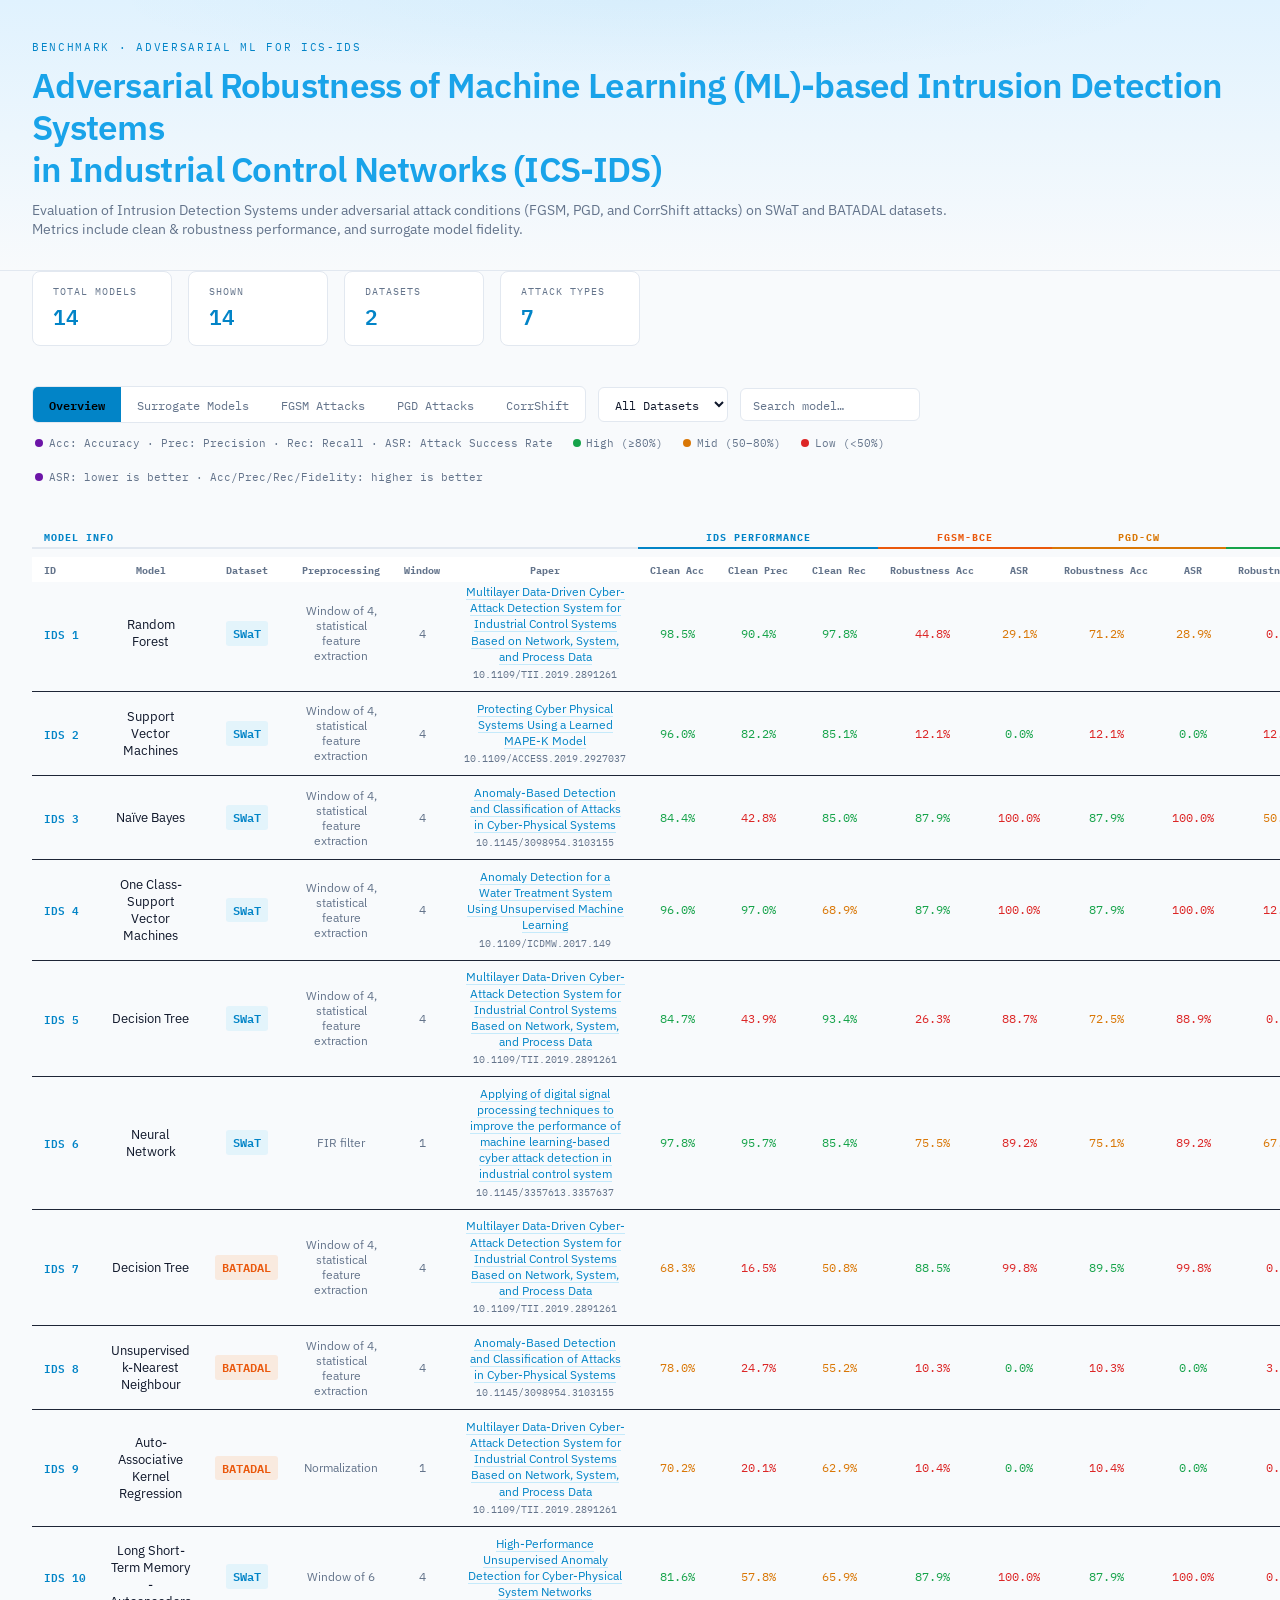
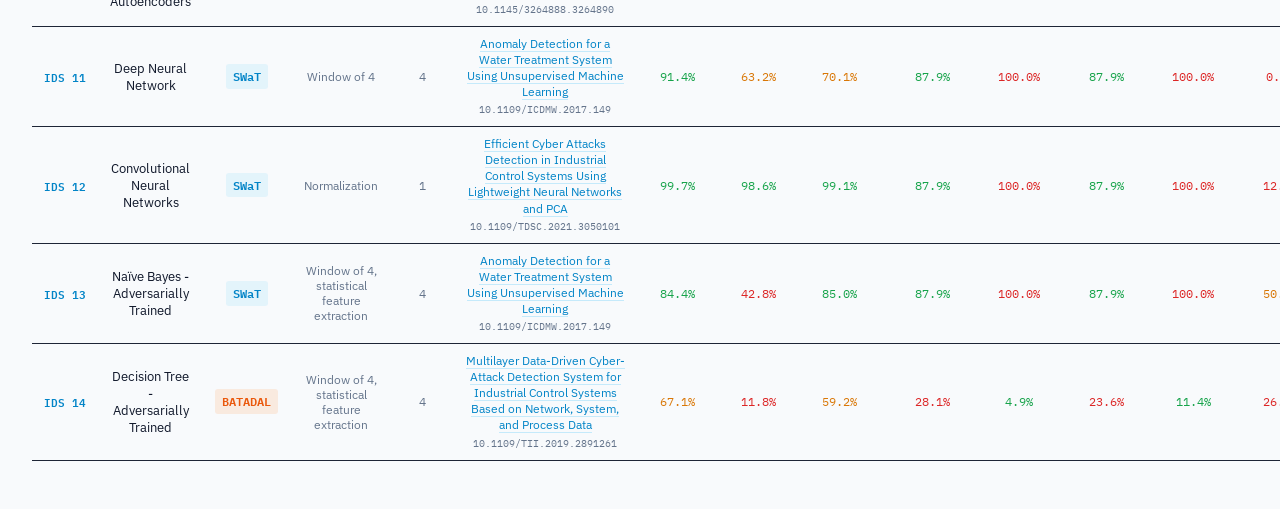
<file: index.html>
<!DOCTYPE html>
<html lang="en">
<head>
<meta charset="UTF-8">
<meta name="viewport" content="width=device-width, initial-scale=1.0">
<title>IDS Adversarial Robustness Leaderboard</title>
<link rel="preconnect" href="https://fonts.googleapis.com">
<link href="https://fonts.googleapis.com/css2?family=IBM+Plex+Mono:wght@400;600&family=IBM+Plex+Sans:wght@300;400;600&display=swap" rel="stylesheet">
<style>
  :root {
    --bg: #f8fafc;
    --surface: #ffffff;
    --surface2: #f1f5f9;
    --border: #e2e8f0;
    --accent: #0284c7;
    --accent2: #ea580c;
    --green: #16a34a;
    --red: #dc2626;
    --yellow: #d97706;
    --text: #0f172a;
    --muted: #64748b;
    --purple: #6c15a7;;
    --mono: 'IBM Plex Mono', monospace; --sans: 'IBM Plex Sans', sans-serif;
  }
  * { box-sizing: border-box; margin: 0; padding: 0; }
  body { background: var(--bg); color: var(--text); font-family: var(--sans); min-height: 100vh; overflow-x: hidden; }
  header { 
	border-bottom: 1px solid var(--border); 
	padding: 2.5rem 2rem 2rem; 
	background: linear-gradient(180deg,#e0f2fe 0%,var(--bg) 100%); 
	position: relative; }
  header::before { content:''; position:absolute; inset:0; 
  background: radial-gradient(ellipse 60% 40% at 50% 0%, rgba(2,132,199,0.04) 0%, transparent 70%); 
  pointer-events:none; }
  .header-inner { max-width: 1600px; margin: 0 auto; }
  .header-label { font-family:var(--mono); font-size:.7rem; letter-spacing:.15em; color:var(--accent); text-transform:uppercase; margin-bottom:.6rem; }
  h1 { font-size:clamp(1.4rem,3vw,2.2rem); font-weight:600; letter-spacing:-.02em; line-height:1.2; color:#19a3e9; }
  .header-sub { margin-top:.6rem; color:var(--muted); font-size:.9rem; }
  .controls { max-width:1600px; margin:1.5rem auto 0; padding:0 2rem; display:flex; gap:.75rem; flex-wrap:wrap; align-items:center; }
  .tab-group { display:flex; background:var(--surface); border:1px solid var(--border); border-radius:6px; overflow:hidden; }
  .tab { padding:.45rem 1rem; font-size:.78rem; font-family:var(--mono); cursor:pointer; border:none; background:transparent; color:var(--muted); transition:all .15s; white-space:nowrap; }
  .tab.active { background:var(--accent); color:#000; font-weight:600; }
  .tab:hover:not(.active) { color:var(--text); background:var(--surface2); }
  select, input[type=text] { background:var(--surface); border:1px solid var(--border); color:var(--text); padding:.45rem .75rem; font-size:.78rem; font-family:var(--mono); border-radius:6px; cursor:pointer; outline:none; }
  select:focus, input[type=text]:focus { border-color:var(--accent); }
  input[type=text] { min-width:180px; }
  input[type=text]::placeholder { color:var(--muted); }
  .table-wrap { max-width:1600px; margin:1.5rem auto 3rem; padding:0 2rem; overflow-x:auto; }
  table { width:100%; border-collapse:collapse; font-size:.78rem; white-space:nowrap; }
  thead tr.group-row th { background:var(--bg); color:var(--accent); font-family:var(--mono); font-size:.65rem; letter-spacing:.1em; text-transform:uppercase; padding:.6rem .75rem .2rem; border-bottom:2px solid var(--border); text-align:center; position:sticky; top:0; z-index:10; }
  thead tr.group-row th:first-child { text-align:left; }
  thead tr.group-row th.group-ids { color:var(--accent); border-bottom-color:var(--accent); white-space:normal; }
  thead tr.group-row th.group-sur1 { color:#a78bfa; border-bottom-color:#a78bfa; }
  thead tr.group-row th.group-sur2 { color:#c084fc; border-bottom-color:#c084fc; }
  thead tr.group-row th.group-sur3 { color:#e879f9; border-bottom-color:#e879f9; }
  thead tr.group-row th.group-fgsm { color:var(--accent2); border-bottom-color:var(--accent2); }
  thead tr.group-row th.group-pgd { color:var(--yellow); border-bottom-color:var(--yellow); }
  thead tr.group-row th.group-corr { color:var(--green); border-bottom-color:var(--green); }
  thead tr.group-row th.group-misc { color:var(--muted); border-bottom-color:var(--muted); }
  thead tr.sub-row th { background:var(--surface); color:var(--muted); font-family:var(--mono); font-size:.65rem; padding:.35rem .75rem; border-bottom:1px solid var(--border); cursor:pointer; text-align:center; position:sticky; top:36px; z-index:9; user-select:none; }
  thead tr.sub-row th:hover { color:var(--text); }
  thead tr.sub-row th.sort-asc::after { content:' ▲'; color:var(--accent); }
  thead tr.sub-row th.sort-desc::after { content:' ▼'; color:var(--accent); }
  thead tr.sub-row th:first-child { text-align:left; }
  tbody tr { border-bottom:1px solid #1e2536; transition:background .1s; }
  tbody tr:hover { background:var(--surface2); }
  td { padding:.55rem .75rem; font-family:var(--mono); text-align:center; vertical-align:middle; }
  td:first-child { text-align:left; }
  .cell-id { color:var(--accent); font-weight:600; font-size:.7rem; }
  .cell-model { color:var(--text); font-family:var(--sans); font-size:.8rem; white-space:normal; }
  .cell-dataset { font-size:.72rem; padding:.15rem .45rem; border-radius:3px; font-weight:600; }
  .cell-dataset.swat { background:rgba(79,195,247,0.12); color:var(--accent); }
  .cell-dataset.batadal { background:rgba(249,115,22,0.12); color:var(--accent2); }
  .cell-prep { color:var(--muted); font-family:var(--sans); font-size:.72rem; max-width:200px; white-space:normal; }
  .cell-paper { font-family:var(--sans); font-size:.72rem; max-width:260px; white-space:normal; line-height:1.4; }
  .cell-paper a { color:var(--accent); text-decoration:none; border-bottom:1px solid rgba(79,195,247,0.3); transition:border-color .15s; }
  .cell-paper a:hover { border-bottom-color:var(--accent); }
  .cell-paper .doi { display:block; font-family:var(--mono); font-size:.63rem; color:var(--muted); margin-top:.2rem; }
  .num { font-family:var(--mono); font-size:.75rem; }
  .num-null { color:#2a3248; }
  .heat-high { color:var(--green); } .heat-mid { color:var(--yellow); } .heat-low { color:var(--red); }
  .asr-high { color:var(--red); } .asr-mid { color:var(--yellow); } .asr-low { color:var(--green); }
  .exec-time { color:var(--muted); font-size:.7rem; }
  .info { max-width:1600px; margin:0 auto; padding:0 2rem 1rem; display:flex; gap:1rem; flex-wrap:wrap; }
  .stat-card { background:var(--surface); border:1px solid var(--border); border-radius:8px; padding:.75rem 1.25rem; min-width:140px; }
  .stat-card .label { font-size:.65rem; color:var(--muted); text-transform:uppercase; letter-spacing:.1em; font-family:var(--mono); }
  .stat-card .value { font-size:1.3rem; font-weight:600; color:var(--accent); font-family:var(--mono); margin-top:.1rem; }
  .legend { max-width:1600px; margin:0 auto 1rem; padding:0.8rem 2.2rem; display:flex; gap:1.25rem; flex-wrap:wrap; font-size:.7rem; color:var(--muted); font-family:var(--mono); }
  .legend-item { display:flex; align-items:center; gap:.35rem; }
  .legend-dot { width:8px; height:8px; border-radius:50%; }
</style>
</head>
<body>
<header>
  <div class="header-inner">
    <div class="header-label">Benchmark · Adversarial ML for ICS-IDS</div>
    <h1>Adversarial Robustness of Machine Learning (ML)-based Intrusion Detection Systems </br> in Industrial Control Networks (ICS-IDS)</h1>
    <p class="header-sub">Evaluation of Intrusion Detection Systems under adversarial attack conditions (FGSM, PGD, and CorrShift attacks) on SWaT and BATADAL datasets. </br> Metrics include clean & robustness performance, and surrogate model fidelity. </p>
  </div>
</header>
<div class="info">
  <div class="stat-card"><div class="label">Total Models</div><div class="value">14</div></div>
  <div class="stat-card"><div class="label">Shown</div><div class="value" id="stat-shown">14</div></div>
  <div class="stat-card"><div class="label">Datasets</div><div class="value">2</div></div>
  <div class="stat-card"><div class="label">Attack Types</div><div class="value">7</div></div>
</div>
<div class="controls">
  <div class="tab-group" id="view-tabs">
    <button class="tab active" data-view="overview">Overview</button>
    <button class="tab" data-view="surrogate">Surrogate Models</button>
    <button class="tab" data-view="fgsm">FGSM Attacks</button>
    <button class="tab" data-view="pgd">PGD Attacks</button>
    <button class="tab" data-view="corrshift">CorrShift</button>
  </div>
  <select id="filter-dataset">
    <option value="">All Datasets</option>
    <option value="SWaT">SWaT</option>
    <option value="BATADAL">BATADAL</option>
  </select>
  <input type="text" id="search" placeholder="Search model…">
</div>
<div class="legend">
  <span class="legend-item"><span class="legend-dot"  style="background:var(--purple)"></span>Acc: Accuracy · Prec: Precision · Rec: Recall · ASR: Attack Success Rate</span>
  <span class="legend-item"><span class="legend-dot" style="background:var(--green)"></span> High (≥80%)</span>
  <span class="legend-item"><span class="legend-dot" style="background:var(--yellow)"></span> Mid (50–80%)</span>
  <span class="legend-item"><span class="legend-dot" style="background:var(--red)"></span> Low (&lt;50%)</span>
  <span class="legend-item"><span class="legend-dot"  style="background:var(--purple)"></span>ASR: lower is better · Acc/Prec/Rec/Fidelity: higher is better</span>
</div>
<div class="table-wrap">
<table id="lb-table">
<thead>
  <tr class="group-row" id="group-row"><th colspan="6" style="text-align:left">Model Info</th></tr>
  <tr class="sub-row" id="sub-row">
    <th data-key="id">ID</th>
    <th data-key="model">Model</th>
    <th data-key="dataset">Dataset</th>
    <th data-key="preprocessing">Preprocessing</th>
    <th data-key="window">Window</th>
    <th style="cursor:default">Paper</th>
  </tr>
</thead>
<tbody id="lb-body"></tbody>
</table>
</div>
<script>
const DATA = [
{"id":"IDS 1","model":"Random Forest","dataset":"SWaT","preprocessing":"Window of 4, statistical feature extraction","window":"4","ids_acc":0.9848,"ids_prec":0.9044,"ids_rec":0.9784,"sur1_acc":0.9672,"sur1_prec":0.9677,"sur1_rec":0.882,"sur1_fid":0.9831,"sur2_acc":null,"sur2_prec":null,"sur2_rec":null,"sur2_fid":null,"sur3_acc":null,"sur3_prec":null,"sur3_rec":null,"sur3_fid":null,"fgsm_bce_ra":0.4475,"fgsm_bce_rp":0.1426,"fgsm_bce_rr":0.7085,"fgsm_bce_asr":0.2915,"fgsm_l0_ra":0.6339,"fgsm_l0_rp":0.207,"fgsm_l0_rr":0.712,"fgsm_l0_asr":0.288,"pgd_bce_ra":0.6761,"pgd_bce_rp":0.2298,"pgd_bce_rr":0.7095,"pgd_bce_asr":0.2905,"pgd_logit_ra":0.6759,"pgd_logit_rp":0.2297,"pgd_logit_rr":0.7094,"pgd_logit_asr":0.2906,"pgd_cw_ra":0.7121,"pgd_cw_rp":0.2544,"pgd_cw_rr":0.7107,"pgd_cw_asr":0.2893,"pgd_kl_ra":0.6664,"pgd_kl_rp":0.2242,"pgd_kl_rr":0.7105,"pgd_kl_asr":0.2895,"corrshift_ra":0.0,"corrshift_rp":0.0,"corrshift_rr":0.0,"corrshift_asr":1.0,"exec_time":2710.42},
{"id":"IDS 2","model":"Support Vector Machines","dataset":"SWaT","preprocessing":"Window of 4, statistical feature extraction","window":"4","ids_acc":0.9595,"ids_prec":0.8217,"ids_rec":0.8511,"sur1_acc":0.9378,"sur1_prec":0.9325,"sur1_rec":0.7905,"sur1_fid":0.9939,"sur2_acc":null,"sur2_prec":null,"sur2_rec":null,"sur2_fid":null,"sur3_acc":null,"sur3_prec":null,"sur3_rec":null,"sur3_fid":null,"fgsm_bce_ra":0.1214,"fgsm_bce_rp":0.1214,"fgsm_bce_rr":1.0,"fgsm_bce_asr":0.0,"fgsm_l0_ra":0.1214,"fgsm_l0_rp":0.1214,"fgsm_l0_rr":1.0,"fgsm_l0_asr":0.0,"pgd_bce_ra":0.1214,"pgd_bce_rp":0.1214,"pgd_bce_rr":1.0,"pgd_bce_asr":0.0,"pgd_logit_ra":0.1214,"pgd_logit_rp":0.1214,"pgd_logit_rr":1.0,"pgd_logit_asr":0.0,"pgd_cw_ra":0.1214,"pgd_cw_rp":0.1214,"pgd_cw_rr":1.0,"pgd_cw_asr":0.0,"pgd_kl_ra":0.1214,"pgd_kl_rp":0.1214,"pgd_kl_rr":1.0,"pgd_kl_asr":0.0,"corrshift_ra":0.1214,"corrshift_rp":0.1214,"corrshift_rr":1.0,"corrshift_asr":0.0,"exec_time":214837.39},
{"id":"IDS 3","model":"Na\u00efve Bayes","dataset":"SWaT","preprocessing":"Window of 4, statistical feature extraction","window":"4","ids_acc":0.8436,"ids_prec":0.4275,"ids_rec":0.85,"sur1_acc":0.8517,"sur1_prec":0.4398,"sur1_rec":0.8456,"sur1_fid":0.9965,"sur2_acc":null,"sur2_prec":null,"sur2_rec":null,"sur2_fid":null,"sur3_acc":null,"sur3_prec":null,"sur3_rec":null,"sur3_fid":null,"fgsm_bce_ra":0.8786,"fgsm_bce_rp":0.0,"fgsm_bce_rr":0.0,"fgsm_bce_asr":1.0,"fgsm_l0_ra":0.8786,"fgsm_l0_rp":0.0,"fgsm_l0_rr":0.0,"fgsm_l0_asr":1.0,"pgd_bce_ra":0.8786,"pgd_bce_rp":0.0,"pgd_bce_rr":0.0,"pgd_bce_asr":1.0,"pgd_logit_ra":0.8786,"pgd_logit_rp":0.0,"pgd_logit_rr":0.0,"pgd_logit_asr":1.0,"pgd_cw_ra":0.8786,"pgd_cw_rp":0.0,"pgd_cw_rr":0.0,"pgd_cw_asr":1.0,"pgd_kl_ra":0.8786,"pgd_kl_rp":0.0,"pgd_kl_rr":0.0,"pgd_kl_asr":1.0,"corrshift_ra":0.5019,"corrshift_rp":0.0,"corrshift_rr":0.0,"corrshift_asr":1.0,"exec_time":1771.69},
{"id":"IDS 4","model":"One Class-Support Vector Machines","dataset":"SWaT","preprocessing":"Window of 4, statistical feature extraction","window":"4","ids_acc":0.9597,"ids_prec":0.9703,"ids_rec":0.6894,"sur1_acc":0.9112,"sur1_prec":0.6282,"sur1_rec":0.9878,"sur1_fid":0.9989,"sur2_acc":null,"sur2_prec":null,"sur2_rec":null,"sur2_fid":null,"sur3_acc":null,"sur3_prec":null,"sur3_rec":null,"sur3_fid":null,"fgsm_bce_ra":0.8786,"fgsm_bce_rp":0.0,"fgsm_bce_rr":0.0,"fgsm_bce_asr":1.0,"fgsm_l0_ra":0.8786,"fgsm_l0_rp":0.0,"fgsm_l0_rr":0.0,"fgsm_l0_asr":1.0,"pgd_bce_ra":0.8786,"pgd_bce_rp":0.0,"pgd_bce_rr":0.0,"pgd_bce_asr":1.0,"pgd_logit_ra":0.8786,"pgd_logit_rp":0.0,"pgd_logit_rr":0.0,"pgd_logit_asr":1.0,"pgd_cw_ra":0.8786,"pgd_cw_rp":0.0,"pgd_cw_rr":0.0,"pgd_cw_asr":1.0,"pgd_kl_ra":0.8786,"pgd_kl_rp":0.0,"pgd_kl_rr":0.0,"pgd_kl_asr":1.0,"corrshift_ra":0.124,"corrshift_rp":0.0,"corrshift_rr":0.0,"corrshift_asr":1.0,"exec_time":7311.27},
{"id":"IDS 5","model":"Decision Tree","dataset":"SWaT","preprocessing":"Window of 4, statistical feature extraction","window":"4","ids_acc":0.8468,"ids_prec":0.4385,"ids_rec":0.9342,"sur1_acc":0.8778,"sur1_prec":0.6745,"sur1_rec":0.9231,"sur1_fid":0.8521,"sur2_acc":0.9227,"sur2_prec":0.985,"sur2_rec":0.6802,"sur2_fid":0.8352,"sur3_acc":0.8813,"sur3_prec":0.6787,"sur3_rec":0.9358,"sur3_fid":0.8897,"fgsm_bce_ra":0.2634,"fgsm_bce_rp":0.0213,"fgsm_bce_rr":0.1126,"fgsm_bce_asr":0.8874,"fgsm_l0_ra":0.2413,"fgsm_l0_rp":0.0203,"fgsm_l0_rr":0.1112,"fgsm_l0_asr":0.8888,"pgd_bce_ra":0.4482,"pgd_bce_rp":0.0297,"pgd_bce_rr":0.1121,"pgd_bce_asr":0.8879,"pgd_logit_ra":0.4481,"pgd_logit_rp":0.0298,"pgd_logit_rr":0.1123,"pgd_logit_asr":0.8877,"pgd_cw_ra":0.7252,"pgd_cw_rp":0.0747,"pgd_cw_rr":0.111,"pgd_cw_asr":0.889,"pgd_kl_ra":0.6386,"pgd_kl_rp":0.051,"pgd_kl_rr":0.1123,"pgd_kl_asr":0.8877,"corrshift_ra":0.0,"corrshift_rp":0.0,"corrshift_rr":0.0,"corrshift_asr":1.0,"exec_time":3848.59},
{"id":"IDS 6","model":"Neural Network","dataset":"SWaT","preprocessing":"FIR filter","window":"1","ids_acc":0.9776,"ids_prec":0.957,"ids_rec":0.8535,"sur1_acc":0.9757,"sur1_prec":0.9595,"sur1_rec":0.8396,"sur1_fid":0.9949,"sur2_acc":null,"sur2_prec":null,"sur2_rec":null,"sur2_fid":null,"sur3_acc":null,"sur3_prec":null,"sur3_rec":null,"sur3_fid":null,"fgsm_bce_ra":0.7546,"fgsm_bce_rp":0.0873,"fgsm_bce_rr":0.1081,"fgsm_bce_asr":0.8919,"fgsm_l0_ra":0.6532,"fgsm_l0_rp":0.0523,"fgsm_l0_rr":0.1084,"fgsm_l0_asr":0.8916,"pgd_bce_ra":0.7363,"pgd_bce_rp":0.0779,"pgd_bce_rr":0.1082,"pgd_bce_asr":0.8918,"pgd_logit_ra":0.736,"pgd_logit_rp":0.0778,"pgd_logit_rr":0.1082,"pgd_logit_asr":0.8918,"pgd_cw_ra":0.7511,"pgd_cw_rp":0.0854,"pgd_cw_rr":0.1082,"pgd_cw_asr":0.8918,"pgd_kl_ra":0.7364,"pgd_kl_rp":0.0779,"pgd_kl_rr":0.1081,"pgd_kl_asr":0.8919,"corrshift_ra":0.6735,"corrshift_rp":0.269,"corrshift_rr":0.9847,"corrshift_asr":0.0153,"exec_time":177659.82},
{"id":"IDS 7","model":"Decision Tree","dataset":"BATADAL","preprocessing":"Window of 4, statistical feature extraction","window":"4","ids_acc":0.6828,"ids_prec":0.1647,"ids_rec":0.5081,"sur1_acc":0.6792,"sur1_prec":0.1504,"sur1_rec":0.5312,"sur1_fid":0.7437,"sur2_acc":0.8439,"sur2_prec":0.2105,"sur2_rec":0.25,"sur2_fid":0.7023,"sur3_acc":0.7254,"sur3_prec":0.1797,"sur3_rec":0.5521,"sur3_fid":0.7765,"fgsm_bce_ra":0.8848,"fgsm_bce_rp":0.0189,"fgsm_bce_rr":0.0023,"fgsm_bce_asr":0.9977,"fgsm_l0_ra":0.8877,"fgsm_l0_rp":0.0244,"fgsm_l0_rr":0.0023,"fgsm_l0_asr":0.9977,"pgd_bce_ra":0.8929,"pgd_bce_rp":0.0526,"pgd_bce_rr":0.0023,"pgd_bce_asr":0.9977,"pgd_logit_ra":0.8929,"pgd_logit_rp":0.0526,"pgd_logit_rr":0.0023,"pgd_logit_asr":0.9977,"pgd_cw_ra":0.8949,"pgd_cw_rp":0.0909,"pgd_cw_rr":0.0023,"pgd_cw_asr":0.9977,"pgd_kl_ra":0.8932,"pgd_kl_rp":0.0556,"pgd_kl_rr":0.0023,"pgd_kl_asr":0.9977,"corrshift_ra":0.0024,"corrshift_rp":0.0,"corrshift_rr":0.0,"corrshift_asr":1.0,"exec_time":33.89},
{"id":"IDS 8","model":"Unsupervised k-Nearest Neighbour","dataset":"BATADAL","preprocessing":"Window of 4, statistical feature extraction","window":"4","ids_acc":0.7799,"ids_prec":0.2471,"ids_rec":0.5522,"sur1_acc":0.578,"sur1_prec":0.1437,"sur1_rec":0.7188,"sur1_fid":0.9037,"sur2_acc":0.473,"sur2_prec":0.1009,"sur2_rec":0.5938,"sur2_fid":0.7447,"sur3_acc":0.5809,"sur3_prec":0.1401,"sur3_rec":0.6875,"sur3_fid":0.8873,"fgsm_bce_ra":0.103,"fgsm_bce_rp":0.103,"fgsm_bce_rr":1.0,"fgsm_bce_asr":0.0,"fgsm_l0_ra":0.103,"fgsm_l0_rp":0.103,"fgsm_l0_rr":1.0,"fgsm_l0_asr":0.0,"pgd_bce_ra":0.103,"pgd_bce_rp":0.103,"pgd_bce_rr":1.0,"pgd_bce_asr":0.0,"pgd_logit_ra":0.103,"pgd_logit_rp":0.103,"pgd_logit_rr":1.0,"pgd_logit_asr":0.0,"pgd_cw_ra":0.103,"pgd_cw_rp":0.103,"pgd_cw_rr":1.0,"pgd_cw_asr":0.0,"pgd_kl_ra":0.103,"pgd_kl_rp":0.103,"pgd_kl_rr":1.0,"pgd_kl_asr":0.0,"corrshift_ra":0.0382,"corrshift_rp":0.0409,"corrshift_rr":0.3706,"corrshift_asr":0.6294,"exec_time":145.98},
{"id":"IDS 9","model":"Auto-Associative Kernel Regression","dataset":"BATADAL","preprocessing":"Normalization","window":"1","ids_acc":0.7017,"ids_prec":0.201,"ids_rec":0.629,"sur1_acc":0.78,"sur1_prec":0.1522,"sur1_rec":0.5072,"sur1_fid":0.8396,"sur2_acc":0.9193,"sur2_prec":0.3529,"sur2_rec":0.2609,"sur2_fid":0.7294,"sur3_acc":0.8213,"sur3_prec":0.1657,"sur3_rec":0.4203,"sur3_fid":0.7963,"fgsm_bce_ra":0.1039,"fgsm_bce_rp":0.1039,"fgsm_bce_rr":1.0,"fgsm_bce_asr":0.0,"fgsm_l0_ra":0.1039,"fgsm_l0_rp":0.1039,"fgsm_l0_rr":1.0,"fgsm_l0_asr":0.0,"pgd_bce_ra":0.1039,"pgd_bce_rp":0.1039,"pgd_bce_rr":1.0,"pgd_bce_asr":0.0,"pgd_logit_ra":0.1039,"pgd_logit_rp":0.1039,"pgd_logit_rr":1.0,"pgd_logit_asr":0.0,"pgd_cw_ra":0.1039,"pgd_cw_rp":0.1039,"pgd_cw_rr":1.0,"pgd_cw_asr":0.0,"pgd_kl_ra":0.1039,"pgd_kl_rp":0.1039,"pgd_kl_rr":1.0,"pgd_kl_asr":0.0,"corrshift_ra":0.001,"corrshift_rp":0.0,"corrshift_rr":0.0,"corrshift_asr":1.0,"exec_time":819.34},
{"id":"IDS 10","model":"Long Short-Term Memory - Autoencoders","dataset":"SWaT","preprocessing":"Window of 6","window":"4","ids_acc":0.8158,"ids_prec":0.5777,"ids_rec":0.6587,"sur1_acc":0.8009,"sur1_prec":0.5669,"sur1_rec":0.6323,"sur1_fid":0.9905,"sur2_acc":null,"sur2_prec":null,"sur2_rec":null,"sur2_fid":null,"sur3_acc":null,"sur3_prec":null,"sur3_rec":null,"sur3_fid":null,"fgsm_bce_ra":0.8786,"fgsm_bce_rp":0.0,"fgsm_bce_rr":0.0,"fgsm_bce_asr":1.0,"fgsm_l0_ra":0.8786,"fgsm_l0_rp":0.0,"fgsm_l0_rr":0.0,"fgsm_l0_asr":1.0,"pgd_bce_ra":0.8786,"pgd_bce_rp":0.0,"pgd_bce_rr":0.0,"pgd_bce_asr":1.0,"pgd_logit_ra":0.8786,"pgd_logit_rp":0.0,"pgd_logit_rr":0.0,"pgd_logit_asr":1.0,"pgd_cw_ra":0.8786,"pgd_cw_rp":0.0,"pgd_cw_rr":0.0,"pgd_cw_asr":1.0,"pgd_kl_ra":0.8786,"pgd_kl_rp":0.0,"pgd_kl_rr":0.0,"pgd_kl_asr":1.0,"corrshift_ra":0.0,"corrshift_rp":0.0,"corrshift_rr":0.0001,"corrshift_asr":0.9999,"exec_time":13785.97},
{"id":"IDS 11","model":"Deep Neural Network","dataset":"SWaT","preprocessing":"Window of 4","window":"4","ids_acc":0.9141,"ids_prec":0.6316,"ids_rec":0.7007,"sur1_acc":0.8701,"sur1_prec":0.761,"sur1_rec":0.6487,"sur1_fid":0.9836,"sur2_acc":null,"sur2_prec":null,"sur2_rec":null,"sur2_fid":null,"sur3_acc":null,"sur3_prec":null,"sur3_rec":null,"sur3_fid":null,"fgsm_bce_ra":0.8786,"fgsm_bce_rp":0.0,"fgsm_bce_rr":0.0,"fgsm_bce_asr":1.0,"fgsm_l0_ra":0.8786,"fgsm_l0_rp":0.0,"fgsm_l0_rr":0.0,"fgsm_l0_asr":1.0,"pgd_bce_ra":0.8786,"pgd_bce_rp":0.0,"pgd_bce_rr":0.0,"pgd_bce_asr":1.0,"pgd_logit_ra":0.8786,"pgd_logit_rp":0.0,"pgd_logit_rr":0.0,"pgd_logit_asr":1.0,"pgd_cw_ra":0.8786,"pgd_cw_rp":0.0,"pgd_cw_rr":0.0,"pgd_cw_asr":1.0,"pgd_kl_ra":0.8786,"pgd_kl_rp":0.0,"pgd_kl_rr":0.0,"pgd_kl_asr":1.0,"corrshift_ra":0.0062,"corrshift_rp":0.0,"corrshift_rr":0.0,"corrshift_asr":1.0,"exec_time":36520.69},
{"id":"IDS 12","model":"Convolutional Neural Networks","dataset":"SWaT","preprocessing":"Normalization","window":"1","ids_acc":0.9971,"ids_prec":0.9856,"ids_rec":0.9906,"sur1_acc":0.9894,"sur1_prec":0.9618,"sur1_rec":0.9535,"sur1_fid":0.9916,"sur2_acc":null,"sur2_prec":null,"sur2_rec":null,"sur2_fid":null,"sur3_acc":null,"sur3_prec":null,"sur3_rec":null,"sur3_fid":null,"fgsm_bce_ra":0.8786,"fgsm_bce_rp":0.0,"fgsm_bce_rr":0.0,"fgsm_bce_asr":1.0,"fgsm_l0_ra":0.8786,"fgsm_l0_rp":0.0,"fgsm_l0_rr":0.0,"fgsm_l0_asr":1.0,"pgd_bce_ra":0.8786,"pgd_bce_rp":0.0,"pgd_bce_rr":0.0,"pgd_bce_asr":1.0,"pgd_logit_ra":0.8786,"pgd_logit_rp":0.0,"pgd_logit_rr":0.0,"pgd_logit_asr":1.0,"pgd_cw_ra":0.8786,"pgd_cw_rp":0.0,"pgd_cw_rr":0.0,"pgd_cw_asr":1.0,"pgd_kl_ra":0.8786,"pgd_kl_rp":0.0,"pgd_kl_rr":0.0,"pgd_kl_asr":1.0,"corrshift_ra":0.1209,"corrshift_rp":0.0,"corrshift_rr":0.0,"corrshift_asr":1.0,"exec_time":38154.47},
{"id":"IDS 13","model":"Na\u00efve Bayes - Adversarially Trained","dataset":"SWaT","preprocessing":"Window of 4, statistical feature extraction","window":"4","ids_acc":0.8436,"ids_prec":0.4275,"ids_rec":0.85,"sur1_acc":0.8408,"sur1_prec":0.6393,"sur1_rec":0.7344,"sur1_fid":0.9986,"sur2_acc":null,"sur2_prec":null,"sur2_rec":null,"sur2_fid":null,"sur3_acc":null,"sur3_prec":null,"sur3_rec":null,"sur3_fid":null,"fgsm_bce_ra":0.8786,"fgsm_bce_rp":0.0,"fgsm_bce_rr":0.0,"fgsm_bce_asr":1.0,"fgsm_l0_ra":0.8786,"fgsm_l0_rp":0.0,"fgsm_l0_rr":0.0,"fgsm_l0_asr":1.0,"pgd_bce_ra":0.8786,"pgd_bce_rp":0.0,"pgd_bce_rr":0.0,"pgd_bce_asr":1.0,"pgd_logit_ra":0.8786,"pgd_logit_rp":0.0,"pgd_logit_rr":0.0,"pgd_logit_asr":1.0,"pgd_cw_ra":0.8786,"pgd_cw_rp":0.0,"pgd_cw_rr":0.0,"pgd_cw_asr":1.0,"pgd_kl_ra":0.8786,"pgd_kl_rp":0.0,"pgd_kl_rr":0.0,"pgd_kl_asr":1.0,"corrshift_ra":0.5051,"corrshift_rp":0.0,"corrshift_rr":0.0,"corrshift_asr":1.0,"exec_time":1571.46},
{"id":"IDS 14","model":"Decision Tree - Adversarially Trained","dataset":"BATADAL","preprocessing":"Window of 4, statistical feature extraction","window":"4","ids_acc":0.6708,"ids_prec":0.118,"ids_rec":0.5916,"sur1_acc":0.5617,"sur1_prec":0.1359,"sur1_rec":0.6979,"sur1_fid":0.7254,"sur2_acc":0.711,"sur2_prec":0.1554,"sur2_rec":0.4792,"sur2_fid":0.5453,"sur3_acc":0.5694,"sur3_prec":0.1455,"sur3_rec":0.75,"sur3_fid":0.7563,"fgsm_bce_ra":0.2808,"fgsm_bce_rp":0.1206,"fgsm_bce_rr":0.951,"fgsm_bce_asr":0.049,"fgsm_l0_ra":0.2264,"fgsm_l0_rp":0.1093,"fgsm_l0_rr":0.9114,"fgsm_l0_asr":0.0886,"pgd_bce_ra":0.2585,"pgd_bce_rp":0.1187,"pgd_bce_rr":0.965,"pgd_bce_asr":0.035,"pgd_logit_ra":0.2489,"pgd_logit_rp":0.1167,"pgd_logit_rr":0.958,"pgd_logit_asr":0.042,"pgd_cw_ra":0.236,"pgd_cw_rp":0.1081,"pgd_cw_rr":0.8858,"pgd_cw_asr":0.1142,"pgd_kl_ra":0.2412,"pgd_kl_rp":0.1154,"pgd_kl_rr":0.9557,"pgd_kl_asr":0.0443,"corrshift_ra":0.2631,"corrshift_rp":0.0538,"corrshift_rr":0.3706,"corrshift_asr":0.6294,"exec_time":35.17}];

const PAPERS = {
  "IDS 1":  { title: "Multilayer Data-Driven Cyber-Attack Detection System for Industrial Control Systems Based on Network, System, and Process Data", doi: "10.1109/TII.2019.2891261" },
  "IDS 2":  { title: "Protecting Cyber Physical Systems Using a Learned MAPE-K Model", doi: "10.1109/ACCESS.2019.2927037" },
  "IDS 3":  { title: "Anomaly-Based Detection and Classification of Attacks in Cyber-Physical Systems", doi: "10.1145/3098954.3103155" },
  "IDS 4":  { title: "Anomaly Detection for a Water Treatment System Using Unsupervised Machine Learning", doi: "10.1109/ICDMW.2017.149" },
  "IDS 5":  { title: "Multilayer Data-Driven Cyber-Attack Detection System for Industrial Control Systems Based on Network, System, and Process Data", doi: "10.1109/TII.2019.2891261" },
  "IDS 6":  { title: "Applying of digital signal processing techniques to improve the performance of machine learning-based cyber attack detection in industrial control system", doi: "10.1145/3357613.3357637" },
  "IDS 7":  { title: "Multilayer Data-Driven Cyber-Attack Detection System for Industrial Control Systems Based on Network, System, and Process Data", doi: "10.1109/TII.2019.2891261" },
  "IDS 8":  { title: "Anomaly-Based Detection and Classification of Attacks in Cyber-Physical Systems", doi: "10.1145/3098954.3103155" },
  "IDS 9":  { title: "Multilayer Data-Driven Cyber-Attack Detection System for Industrial Control Systems Based on Network, System, and Process Data", doi: "10.1109/TII.2019.2891261" },
  "IDS 10": { title: "High-Performance Unsupervised Anomaly Detection for Cyber-Physical System Networks", doi: "10.1145/3264888.3264890" },
  "IDS 11": { title: "Anomaly Detection for a Water Treatment System Using Unsupervised Machine Learning", doi: "10.1109/ICDMW.2017.149" },
  "IDS 12": { title: "Efficient Cyber Attacks Detection in Industrial Control Systems Using Lightweight Neural Networks and PCA", doi: "10.1109/TDSC.2021.3050101" },
  "IDS 13": { title: "Anomaly Detection for a Water Treatment System Using Unsupervised Machine Learning", doi: "10.1109/ICDMW.2017.149" },
  "IDS 14": { title: "Multilayer Data-Driven Cyber-Attack Detection System for Industrial Control Systems Based on Network, System, and Process Data", doi: "10.1109/TII.2019.2891261" },
};

const VIEWS = {
  overview: { groups: [
    { label:'IDS Performance', cls:'group-ids', cols:[{key:'ids_acc',label:'Clean Acc'},{key:'ids_prec',label:'Clean Prec'},{key:'ids_rec',label:'Clean Rec'}]},
    { label:'FGSM-BCE', cls:'group-fgsm', cols:[{key:'fgsm_bce_ra',label:'Robustness Acc'},{key:'fgsm_bce_asr',label:'ASR',asr:true}]},
    { label:'PGD-CW', cls:'group-pgd', cols:[{key:'pgd_cw_ra',label:'Robustness Acc'},{key:'pgd_cw_asr',label:'ASR',asr:true}]},
    { label:'CorrShift', cls:'group-corr', cols:[{key:'corrshift_ra',label:'Robustness Acc'},{key:'corrshift_asr',label:'ASR',asr:true}]},
    { label:'Exec Time (s)', cls:'group-misc', cols:[{key:'exec_time',label:'Time',raw:true}]},
  ]},
  surrogate: { groups: [
    { label:'Surrogate Model #1 (Simple MLP)', cls:'group-sur1', cols:[{key:'sur1_acc',label:'Acc'},{key:'sur1_prec',label:'Prec'},{key:'sur1_rec',label:'Rec'},{key:'sur1_fid',label:'Fidelity'}]},
    { label:'Surrogate Model #2 (Complex MLP)', cls:'group-sur2', cols:[{key:'sur2_acc',label:'Acc'},{key:'sur2_prec',label:'Prec'},{key:'sur2_rec',label:'Rec'},{key:'sur2_fid',label:'Fidelity'}]},
    { label:'Surrogate Model #3 (LSTM)', cls:'group-sur3', cols:[{key:'sur3_acc',label:'Acc'},{key:'sur3_prec',label:'Prec'},{key:'sur3_rec',label:'Rec'},{key:'sur3_fid',label:'Fidelity'}]},
  ]},
  fgsm: { groups: [
    { label:'FGSM - BCE', cls:'group-fgsm', cols:[{key:'fgsm_bce_ra',label:'Robustness Acc'},{key:'fgsm_bce_rp',label:'Robustness Prec'},{key:'fgsm_bce_rr',label:'Robustness Rec'},{key:'fgsm_bce_asr',label:'ASR',asr:true}]},
    { label:'FGSM - L0', cls:'group-fgsm', cols:[{key:'fgsm_l0_ra',label:'Robustness Acc'},{key:'fgsm_l0_rp',label:'Robustness Prec'},{key:'fgsm_l0_rr',label:'Robustness Rec'},{key:'fgsm_l0_asr',label:'ASR',asr:true}]},
  ]},
  pgd: { groups: [
    { label:'PGD - BCE', cls:'group-pgd', cols:[{key:'pgd_bce_ra',label:'Robustness Acc'},{key:'pgd_bce_rp',label:'Robustness Prec'},{key:'pgd_bce_rr',label:'Robustness Rec'},{key:'pgd_bce_asr',label:'ASR',asr:true}]},
    { label:'PGD - logit', cls:'group-pgd', cols:[{key:'pgd_logit_ra',label:'Robustness Acc'},{key:'pgd_logit_rp',label:'Robustness Prec'},{key:'pgd_logit_rr',label:'Robustness Rec'},{key:'pgd_logit_asr',label:'ASR',asr:true}]},
    { label:'PGD - CW', cls:'group-pgd', cols:[{key:'pgd_cw_ra',label:'Robustness Acc'},{key:'pgd_cw_rp',label:'Robustness Prec'},{key:'pgd_cw_rr',label:'Robustness Rec'},{key:'pgd_cw_asr',label:'ASR',asr:true}]},
    { label:'PGD - KL divergence', cls:'group-pgd', cols:[{key:'pgd_kl_ra',label:'Robustness Acc'},{key:'pgd_kl_rp',label:'Robustness Prec'},{key:'pgd_kl_rr',label:'Robustness Rec'},{key:'pgd_kl_asr',label:'ASR',asr:true}]},
  ]},
  corrshift: { groups: [
    { label:'CorrShift Attack', cls:'group-corr', cols:[{key:'corrshift_ra',label:'Robustness Acc'},{key:'corrshift_rp',label:'Robustness Prec'},{key:'corrshift_rr',label:'Robustness Rec'},{key:'corrshift_asr',label:'ASR',asr:true}]},
  ]}
};

let currentView='overview', sortKey=null, sortDir=1, filterDataset='', searchQuery='';

function fmt(v,raw){
  if(v===null||v===undefined) return '<span class="num-null">—</span>';
  if(raw) return `<span class="num exec-time">${v.toLocaleString()}</span>`;
  return (v*100).toFixed(1)+'%';
}
function heatClass(v,isAsr){
  if(v===null) return '';
  if(isAsr){ return v<=0.2?'asr-low':v<=0.7?'asr-mid':'asr-high'; }
  return v>=0.8?'heat-high':v>=0.5?'heat-mid':'heat-low';
}
function buildHeaders(){
  const view=VIEWS[currentView];
  const groupRow=document.getElementById('group-row');
  const subRow=document.getElementById('sub-row');
  while(groupRow.children.length>1) groupRow.removeChild(groupRow.lastChild);
  while(subRow.children.length>6) subRow.removeChild(subRow.lastChild);
  groupRow.firstElementChild.colSpan = 6;
  view.groups.forEach(g=>{
    const th=document.createElement('th');
    th.colSpan=g.cols.length; th.className=g.cls; th.textContent=g.label;
    groupRow.appendChild(th);
    g.cols.forEach(c=>{
      const th2=document.createElement('th');
      th2.dataset.key=c.key; th2.textContent=c.label;
      if(sortKey===c.key) th2.className=sortDir===1?'sort-asc':'sort-desc';
      th2.addEventListener('click',()=>{ if(sortKey===c.key) sortDir*=-1; else{sortKey=c.key;sortDir=1;} renderTable(); });
      subRow.appendChild(th2);
    });
  });
}
function renderTable(){
  buildHeaders();
  const view=VIEWS[currentView];
  const allCols=view.groups.flatMap(g=>g.cols);
  let rows=[...DATA];
  if(filterDataset) rows=rows.filter(r=>r.dataset===filterDataset);
  if(searchQuery) rows=rows.filter(r=>r.model.toLowerCase().includes(searchQuery.toLowerCase())||r.id.toLowerCase().includes(searchQuery.toLowerCase()));
  if(sortKey){ rows.sort((a,b)=>{ const av=a[sortKey],bv=b[sortKey]; if(av===null&&bv===null)return 0; if(av===null)return 1; if(bv===null)return-1; return sortDir*(bv-av); }); }
  document.getElementById('stat-shown').textContent=rows.length;
  const tbody=document.getElementById('lb-body');
  tbody.innerHTML='';
  rows.forEach(r=>{
    const tr=document.createElement('tr');
    let cells=`<td class="cell-id">${r.id}</td><td class="cell-model">${r.model}</td><td><span class="cell-dataset ${r.dataset.toLowerCase()}">${r.dataset}</span></td><td class="cell-prep">${r.preprocessing}</td><td class="num" style="color:var(--muted)">${r.window}</td>`;
    const p = PAPERS[r.id];
    cells += p
      ? `<td class="cell-paper"><a href="https://doi.org/${p.doi}" target="_blank" rel="noopener">${p.title}</a><span class="doi">${p.doi}</span></td>`
      : `<td class="cell-paper" style="color:var(--muted)">—</td>`;
    allCols.forEach(c=>{ const v=r[c.key]; cells+=`<td class="num ${v!==null?heatClass(v,c.asr):''}">${fmt(v,c.raw)}</td>`; });
    tr.innerHTML=cells; tbody.appendChild(tr);
  });
}
document.getElementById('view-tabs').addEventListener('click',e=>{
  const btn=e.target.closest('.tab'); if(!btn) return;
  document.querySelectorAll('.tab').forEach(t=>t.classList.remove('active'));
  btn.classList.add('active'); currentView=btn.dataset.view; sortKey=null; renderTable();
});
document.getElementById('filter-dataset').addEventListener('change',e=>{ filterDataset=e.target.value; renderTable(); });
document.getElementById('search').addEventListener('input',e=>{ searchQuery=e.target.value; renderTable(); });
renderTable();
</script>
</body>
</html>
</file>
